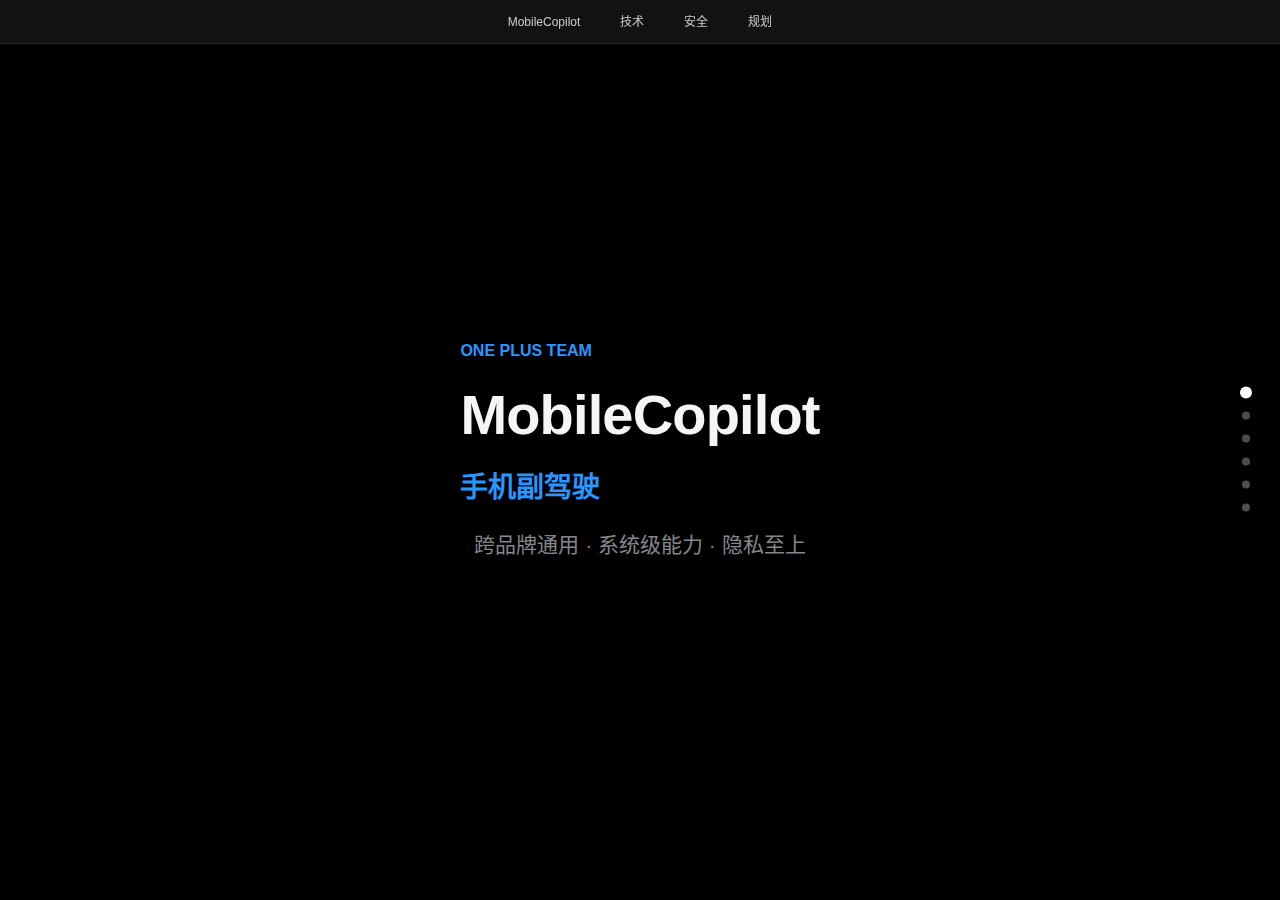
<file: mc/index.html>
<!DOCTYPE html>
<html lang="zh-CN">
<head>
    <meta charset="UTF-8">
    <meta name="viewport" content="width=device-width, initial-scale=1.0">
    <title>MobileCopilot - 手机副驾驶</title>
    <style>
        :root {
            --apple-bg: #000000;
            --apple-text: #f5f5f7;
            --apple-blue: #2997ff;
            --apple-gray: #86868b;
            --glass-bg: rgba(22, 22, 23, 0.8);
        }

        * {
            margin: 0;
            padding: 0;
            box-sizing: border-box;
            font-family: -apple-system, BlinkMacSystemFont, "SF Pro SC","SF Pro Display","PingFang SC", sans-serif;
            -webkit-font-smoothing: antialiased;
        }

        body {
            background-color: var(--apple-bg);
            color: var(--apple-text);
            line-height: 1.5;
            overflow-x: hidden;
        }

        /* 滚动吸附容器 */
        .container {
            height: 100vh;
            overflow-y: scroll;
            scroll-snap-type: y mandatory;
            scroll-behavior: smooth;
        }

        section {
            height: 100vh;
            width: 100%;
            display: flex;
            flex-direction: column;
            justify-content: center;
            align-items: center;
            padding: 0 10%;
            scroll-snap-align: start;
            position: relative;
            overflow: hidden;
        }

        /* 动画基类 */
        .reveal {
            opacity: 0;
            transform: translateY(30px);
            transition: all 0.8s cubic-bezier(0.4, 0, 0.2, 1);
        }

        .reveal.active {
            opacity: 1;
            transform: translateY(0);
        }

        /* 导航条 */
        nav {
            position: fixed;
            top: 0;
            width: 100%;
            height: 44px;
            background: var(--glass-bg);
            backdrop-filter: blur(20px);
            -webkit-backdrop-filter: blur(20px);
            z-index: 1000;
            display: flex;
            justify-content: center;
            align-items: center;
            border-bottom: 0.5px solid rgba(255,255,255,0.1);
        }

        nav a { color: var(--apple-text); text-decoration: none; font-size: 12px; margin: 0 20px; opacity: 0.8; }

        /* 首页 Hero */
        .hero-h1 { font-size: 56px; font-weight: 600; letter-spacing: -0.015em; margin-bottom: 10px; }
        .hero-h2 { font-size: 28px; color: var(--apple-blue); margin-bottom: 20px; }
        .hero-desc { font-size: 21px; color: var(--apple-gray); max-width: 600px; text-align: center; }

        /* 网格布局 */
        .grid {
            display: grid;
            grid-template-columns: repeat(2, 1fr);
            gap: 20px;
            width: 100%;
            max-width: 1100px;
            margin-top: 50px;
        }

        .feature-card {
            background: #1d1d1f;
            border-radius: 20px;
            padding: 40px;
            transition: transform 0.3s ease;
        }

        .feature-card:hover { transform: scale(1.02); }

        .feature-card h3 { font-size: 24px; margin-bottom: 15px; }
        .feature-card p { color: var(--apple-gray); font-size: 17px; }

        /* 数据展示 */
        .stat-box { text-align: center; }
        .stat-number { font-size: 80px; font-weight: 600; color: var(--apple-blue); }

        /* 进度点 */
        .nav-dots {
            position: fixed;
            right: 30px;
            top: 50%;
            transform: translateY(-50%);
            display: flex;
            flex-direction: column;
            gap: 15px;
            z-index: 100;
        }

        .dot {
            width: 8px;
            height: 8px;
            background: rgba(255,255,255,0.3);
            border-radius: 50%;
            cursor: pointer;
        }

        .dot.active { background: white; transform: scale(1.5); }

    </style>
</head>
<body>

    <nav>
        <a href="#">MobileCopilot</a>
        <a href="#">技术</a>
        <a href="#">安全</a>
        <a href="#">规划</a>
    </nav>

    <div class="nav-dots" id="dots"></div>

    <div class="container" id="mainScroll">
        
        <section>
            <div class="reveal active">
                <p style="color: var(--apple-blue); font-weight: 600; margin-bottom: 10px;">ONE PLUS TEAM</p>
                <h1 class="hero-h1">MobileCopilot</h1>
                <h2 class="hero-h2">手机副驾驶</h2>
                <p class="hero-desc">跨品牌通用 · 系统级能力 · 隐私至上</p>
            </div>
        </section>

        <section>
            <h2 class="hero-h1 reveal">重新定义人机交互</h2>
            <div class="grid reveal">
                <div class="feature-card">
                    <h3>消除 APP 孤岛</h3>
                    <p>用户平均安装56个应用，切换频繁。我们通过 GUI Agent 技术打破壁垒。</p>
                </div>
                <div class="feature-card">
                    <h3>跨应用协作</h3>
                    <p>无需 API，基于 VLM 视觉驱动。像人类一样理解屏幕，执行任务。</p>
                </div>
            </div>
        </section>

        <section>
            <div class="stat-box reveal">
                <h2 style="font-size: 24px; margin-bottom: 20px;">中国 AI Agent 市场</h2>
                <div class="stat-number">77%</div>
                <p style="font-size: 21px; color: var(--apple-gray);">年复合增长率 (2025-2030)</p>
            </div>
        </section>

        <section>
            <h2 class="hero-h1 reveal">技术突破</h2>
            <div class="grid reveal">
                <div class="feature-card">
                    <h3>端云协同推理</h3>
                    <p>端侧轻量级模型保证零延迟响应，云端 Qwen-VL 负责复杂逻辑决策。</p>
                </div>
                <div class="feature-card">
                    <h3>精准元素定位</h3>
                    <p>按键级定位精度，支持动态分辨率适配，界面更新自动感知。</p>
                </div>
            </div>
        </section>

        <section style="background-color: #000;">
            <h2 class="hero-h1 reveal" style="color: var(--apple-blue);">隐私，由你掌控</h2>
            <p class="hero-desc reveal">厂商不可见，数据本地脱敏。敏感操作二次确认，操作日志全追溯。</p>
            <div class="reveal" style="margin-top: 40px; font-size: 14px; color: var(--apple-gray);">
                支持：端侧 TEE 可信执行环境 | 全链路加密
            </div>
        </section>

        <section>
            <h1 class="reveal">永不妥协 绝不将就</h1>
            <p class="reveal" style="margin-top: 20px;">雷宇航 · 何斌 · 赖鑫涛 · 唐锦艺 · 梁宝煜 · 游祥文</p>
            <div class="reveal" style="margin-top: 50px; opacity: 0.5;">
                © 2026 MobileCopilot 一加队. mc.guat.cc
            </div>
        </section>

    </div>

    <script>
        // 自动生成导航点
        const sections = document.querySelectorAll('section');
        const dotsContainer = document.getElementById('dots');
        
        sections.forEach((_, i) => {
            const dot = document.createElement('div');
            dot.className = 'dot';
            dot.addEventListener('click', () => {
                sections[i].scrollIntoView({ behavior: 'smooth' });
            });
            dotsContainer.appendChild(dot);
        });

        // Intersection Observer 实现滚动淡入
        const observerOptions = {
            threshold: 0.3
        };

        const observer = new IntersectionObserver((entries) => {
            entries.forEach(entry => {
                if (entry.isIntersecting) {
                    entry.target.querySelectorAll('.reveal').forEach(el => {
                        el.classList.add('active');
                    });
                    
                    // 更新导航点
                    const index = Array.from(sections).indexOf(entry.target);
                    document.querySelectorAll('.dot').forEach((dot, i) => {
                        dot.classList.toggle('active', i === index);
                    });
                }
            });
        }, observerOptions);

        sections.forEach(section => observer.observe(section));

        // 简单的视差位移效果
        document.getElementById('mainScroll').addEventListener('scroll', () => {
            const scrolled = document.getElementById('mainScroll').scrollTop;
            // 可在此处添加更复杂的视差逻辑
        });
    </script>
</body>
</html>
</file>
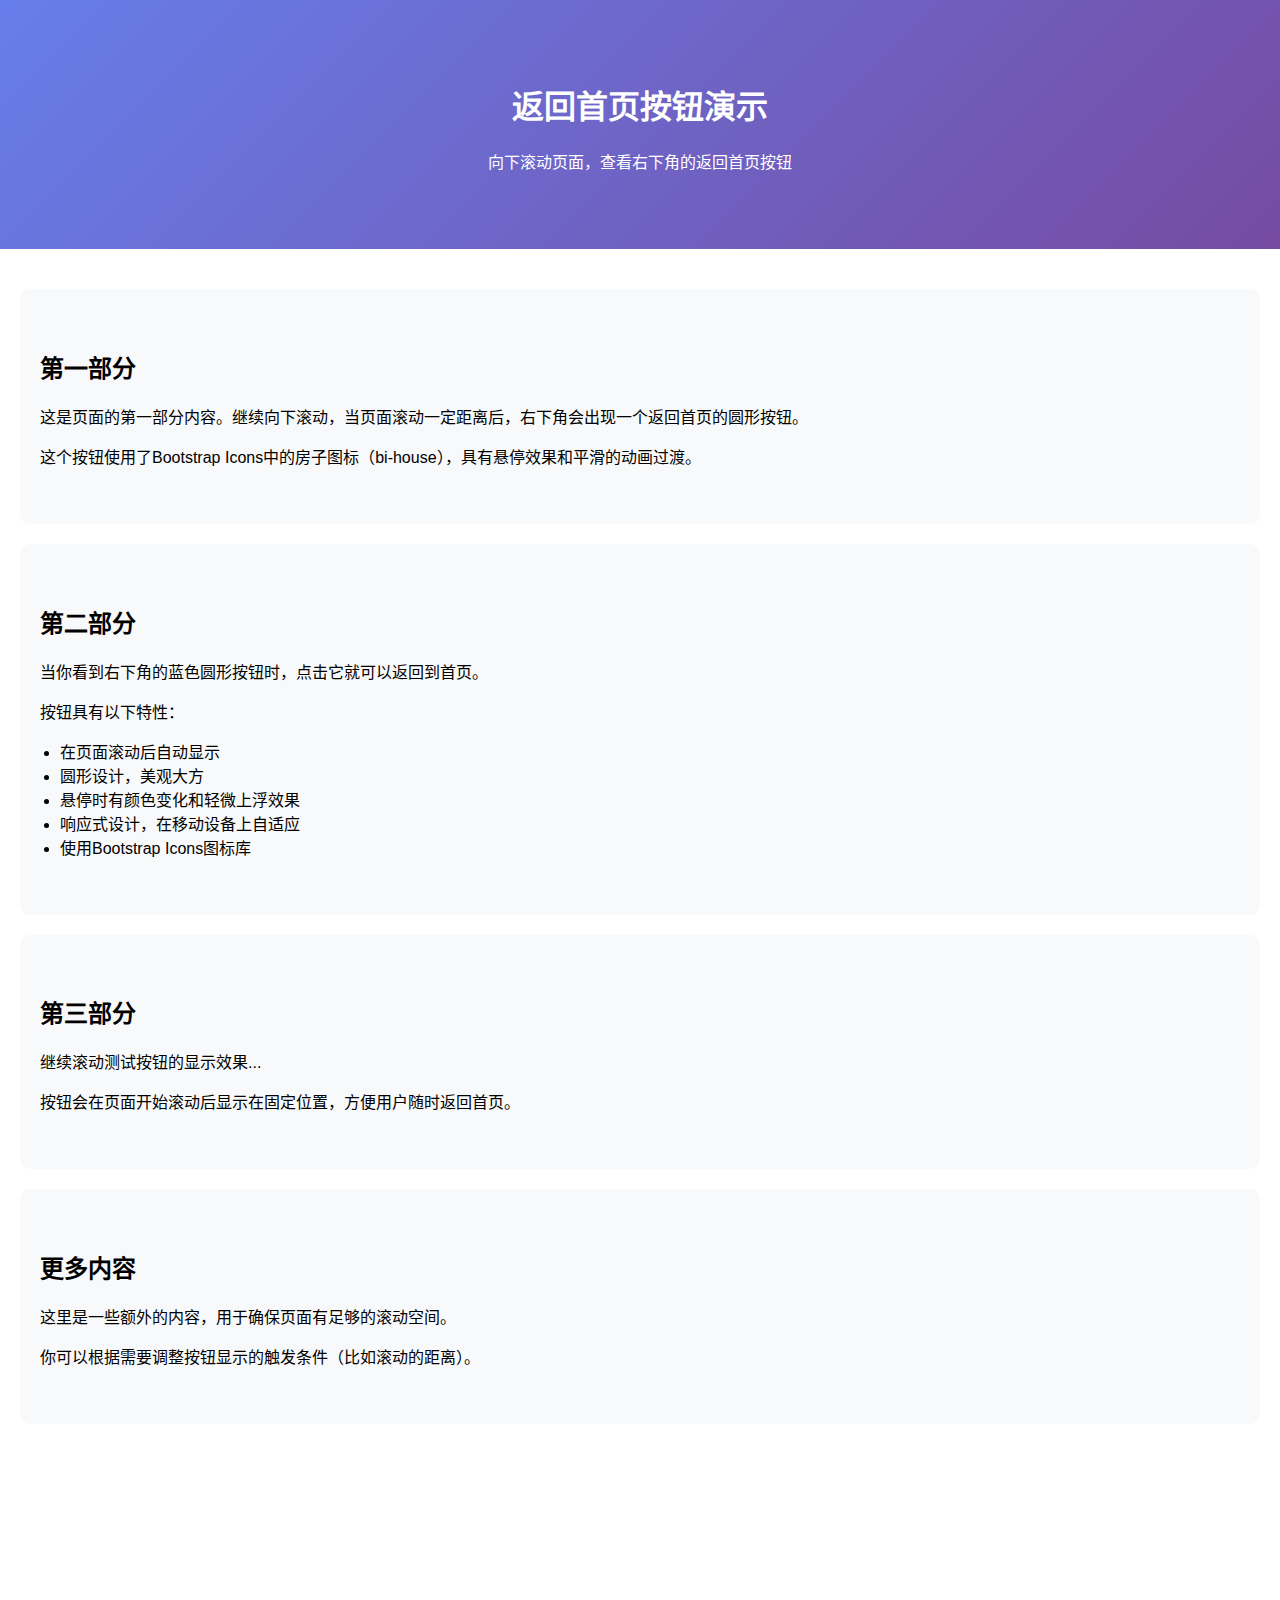
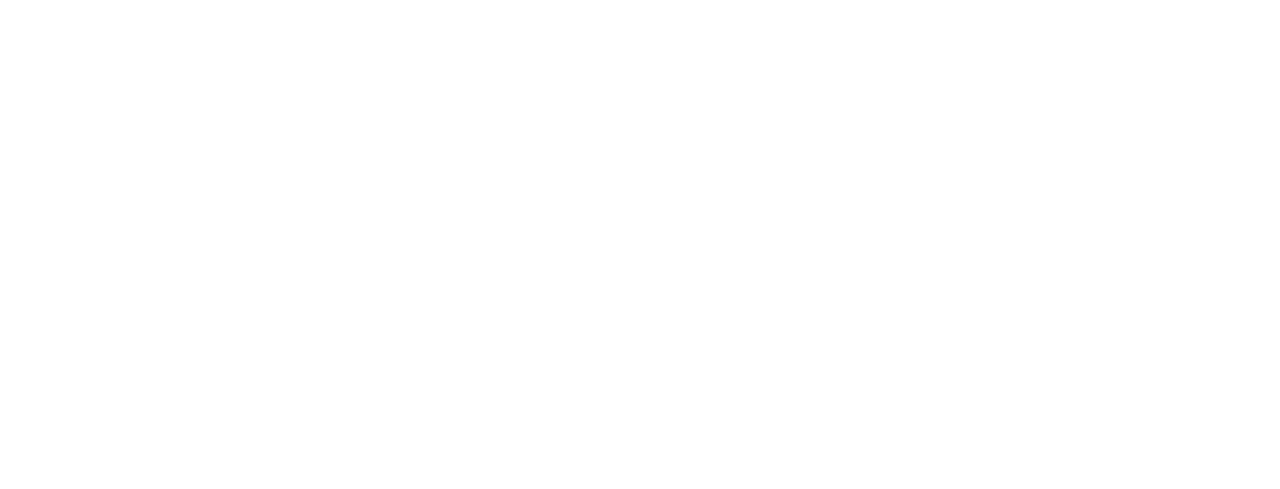
<file: example-back-to-home.html>
<!DOCTYPE html>
<html lang="zh-CN">
<head>
    <meta charset="UTF-8">
    <meta name="viewport" content="width=device-width, initial-scale=1.0">
    <title>返回首页按钮示例</title>
    <!-- Bootstrap Icons -->
    <link rel="stylesheet" href="https://cdn.jsdelivr.net/npm/bootstrap-icons@1.11.0/font/bootstrap-icons.css">
    <style>
        /* 页面基础样式 */
        body {
            margin: 0;
            padding: 0;
            font-family: Arial, sans-serif;
        }

        /* 返回首页按钮样式 */
        .back-to-home-btn {
            position: fixed;
            bottom: 30px;
            right: 30px;
            width: 60px;
            height: 60px;
            background-color: #007bff;
            color: white;
            border: none;
            border-radius: 50%;
            cursor: pointer;
            display: none; /* 初始隐藏 */
            align-items: center;
            justify-content: center;
            box-shadow: 0 4px 12px rgba(0, 123, 255, 0.3);
            transition: all 0.3s ease;
            z-index: 1000;
            text-decoration: none;
        }

        /* 按钮悬停效果 */
        .back-to-home-btn:hover {
            background-color: #0056b3;
            transform: translateY(-2px);
            box-shadow: 0 6px 16px rgba(0, 123, 255, 0.4);
            color: white;
            text-decoration: none;
        }

        /* 按钮显示状态 */
        .back-to-home-btn.show {
            display: flex;
        }

        /* 页面内容样式（用于演示滚动效果） */
        .content {
            padding: 20px;
            min-height: 200vh; /* 确保页面有足够高度可以滚动 */
        }

        .header {
            background: linear-gradient(135deg, #667eea 0%, #764ba2 100%);
            color: white;
            padding: 60px 20px;
            text-align: center;
        }

        .section {
            padding: 40px 20px;
            margin: 20px 0;
            background-color: #f8f9fa;
            border-radius: 10px;
        }

        /* 响应式设计 */
        @media (max-width: 768px) {
            .back-to-home-btn {
                width: 50px;
                height: 50px;
                bottom: 20px;
                right: 20px;
            }
        }
    </style>
</head>
<body>
    <!-- 页面头部 -->
    <div class="header">
        <h1>返回首页按钮演示</h1>
        <p>向下滚动页面，查看右下角的返回首页按钮</p>
    </div>

    <!-- 页面主要内容 -->
    <div class="content">
        <div class="section">
            <h2>第一部分</h2>
            <p>这是页面的第一部分内容。继续向下滚动，当页面滚动一定距离后，右下角会出现一个返回首页的圆形按钮。</p>
            <p>这个按钮使用了Bootstrap Icons中的房子图标（bi-house），具有悬停效果和平滑的动画过渡。</p>
        </div>

        <div class="section">
            <h2>第二部分</h2>
            <p>当你看到右下角的蓝色圆形按钮时，点击它就可以返回到首页。</p>
            <p>按钮具有以下特性：</p>
            <ul style="margin-top: 15px; padding-left: 20px;">
                <li>在页面滚动后自动显示</li>
                <li>圆形设计，美观大方</li>
                <li>悬停时有颜色变化和轻微上浮效果</li>
                <li>响应式设计，在移动设备上自适应</li>
                <li>使用Bootstrap Icons图标库</li>
            </ul>
        </div>

        <div class="section">
            <h2>第三部分</h2>
            <p>继续滚动测试按钮的显示效果...</p>
            <p>按钮会在页面开始滚动后显示在固定位置，方便用户随时返回首页。</p>
        </div>

        <!-- 更多内容用于演示滚动 -->
        <div class="section">
            <h2>更多内容</h2>
            <p>这里是一些额外的内容，用于确保页面有足够的滚动空间。</p>
            <p>你可以根据需要调整按钮显示的触发条件（比如滚动的距离）。</p>
        </div>
    </div>

    <!-- 返回首页按钮 -->
    <a href="/" class="back-to-home-btn" id="backToHomeBtn" title="返回首页">
        <i class="bi bi-house" style="font-size: 24px;"></i>
    </a>

    <script>
        // 获取返回首页按钮元素
        const backToHomeBtn = document.getElementById('backToHomeBtn');
        
        // 设置触发显示按钮的滚动距离（像素）
        const scrollTrigger = 100;

        // 监听页面滚动事件
        window.addEventListener('scroll', function() {
            // 获取当前滚动距离
            const scrollTop = window.pageYOffset || document.documentElement.scrollTop;
            
            // 如果滚动距离超过触发值，显示按钮；否则隐藏按钮
            if (scrollTop > scrollTrigger) {
                backToHomeBtn.classList.add('show');
            } else {
                backToHomeBtn.classList.remove('show');
            }
        });

        // 为按钮添加点击事件（可选：如果需要特殊处理）
        backToHomeBtn.addEventListener('click', function(e) {
            // 如果首页链接不是 "/"，可以在这里添加特殊逻辑
            // 例如：添加确认对话框、统计点击等
            
            console.log('返回首页按钮被点击');
            // 默认行为是跳转到 href 属性指定的地址（这里是 "/"）
        });

        // 可选：平滑滚动到首页的功能
        // 如果你想让返回首页的跳转更平滑，可以修改链接或添加 JavaScript 跳转
        // 例如：将 href 改为 "javascript:smoothScrollToHome()" 并添加相应函数
    </script>
</body>
</html>
</file>
